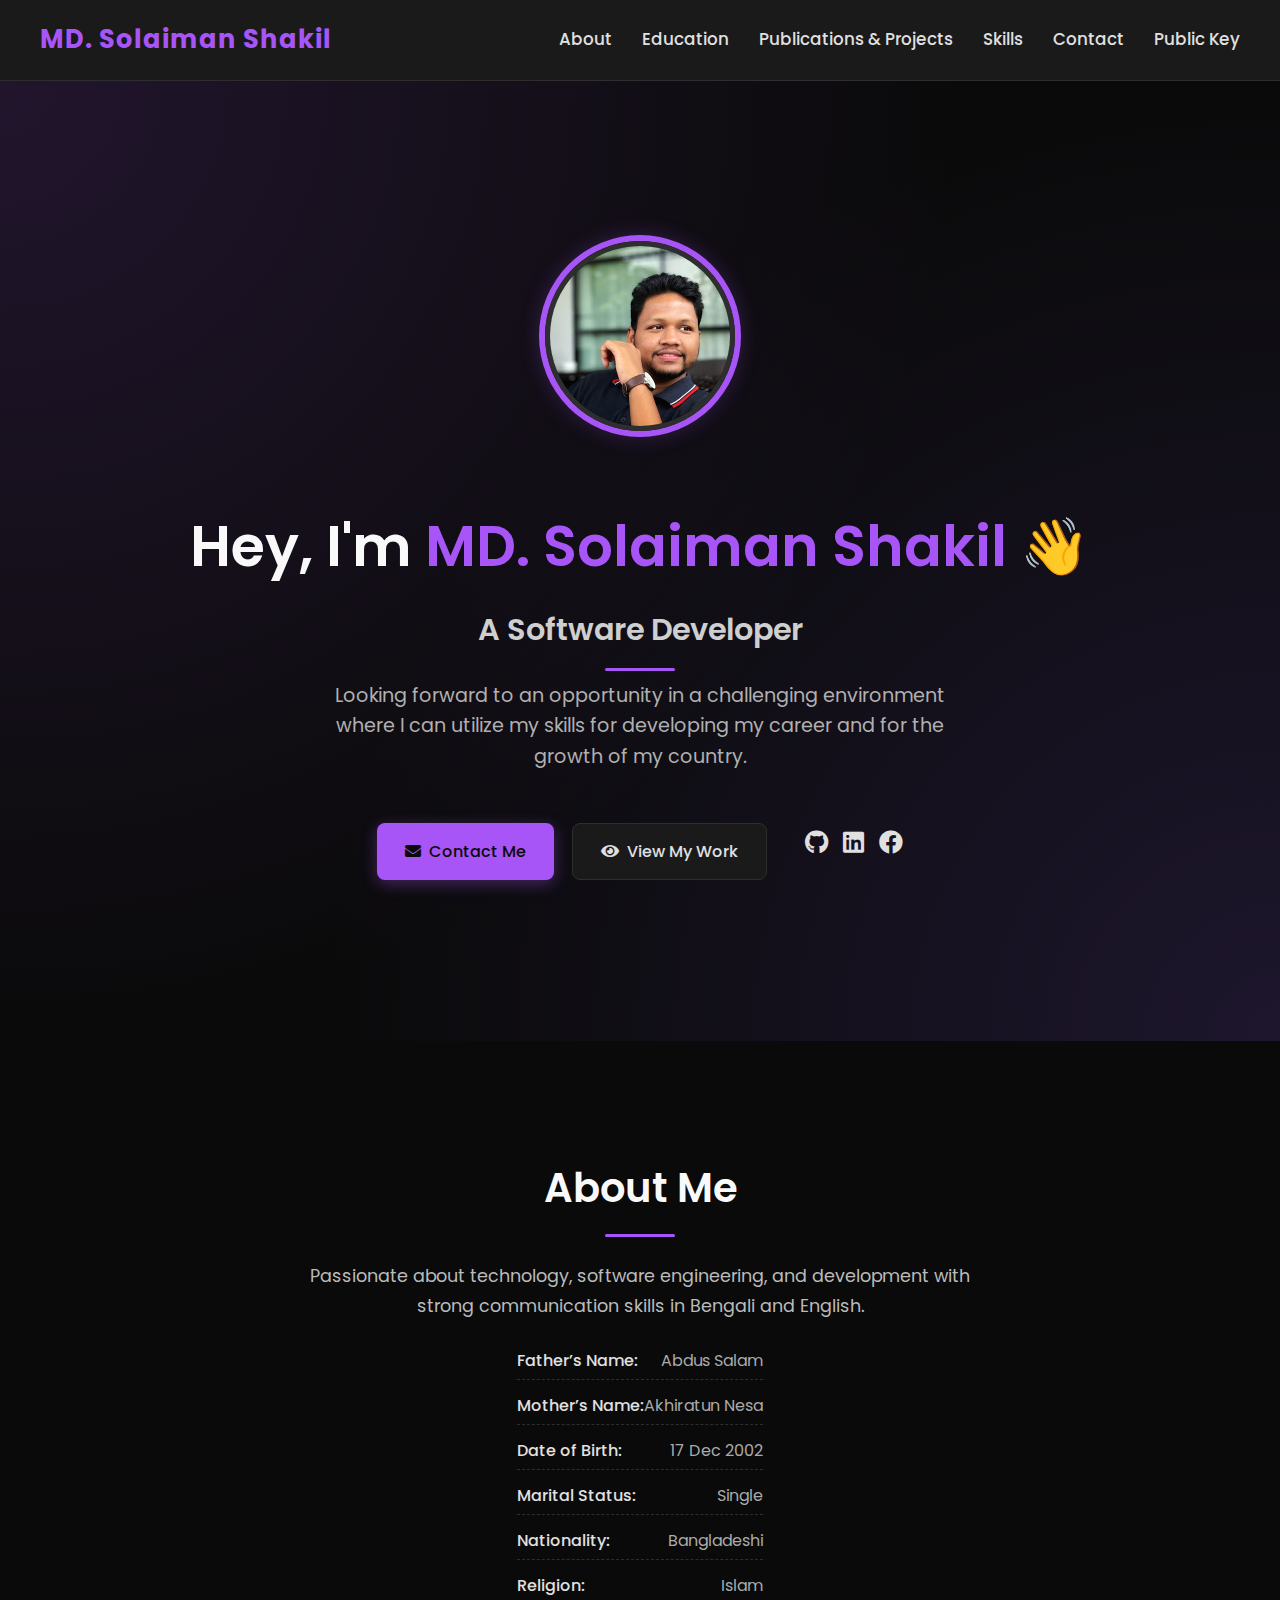
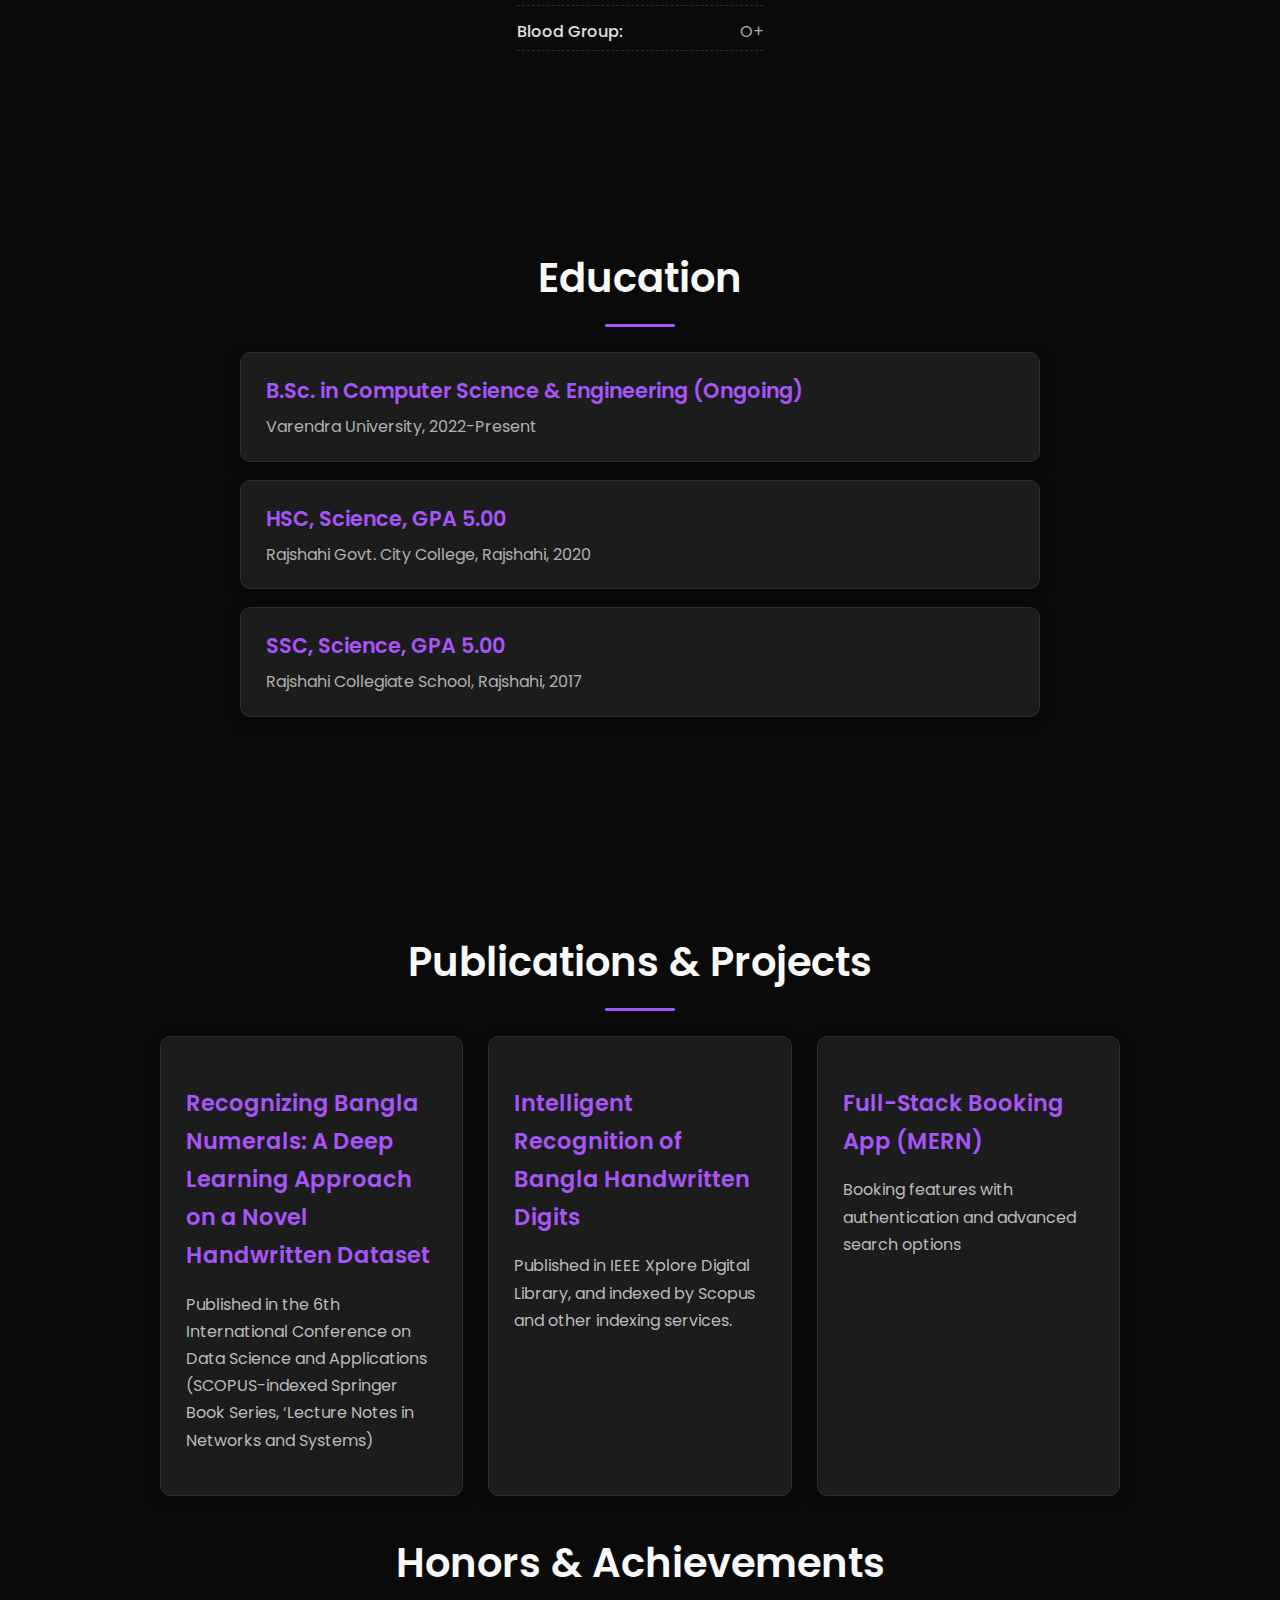
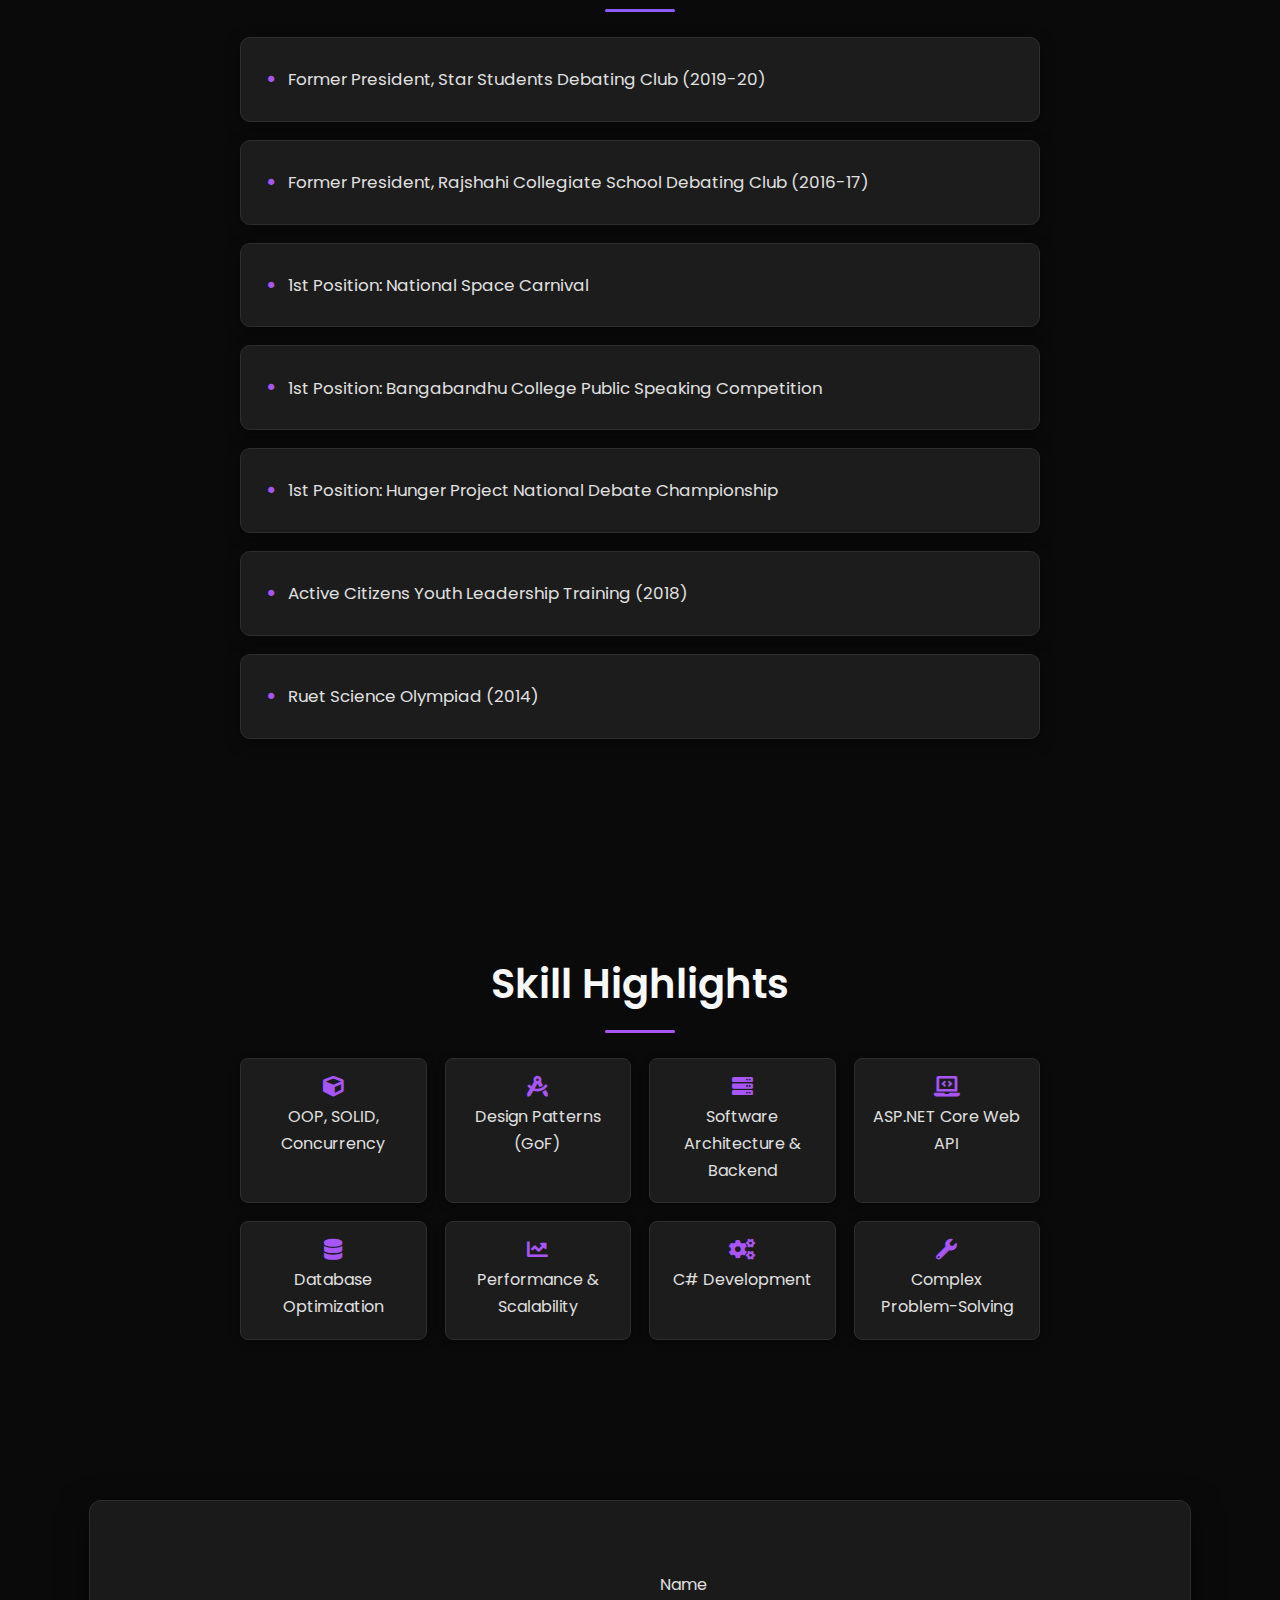
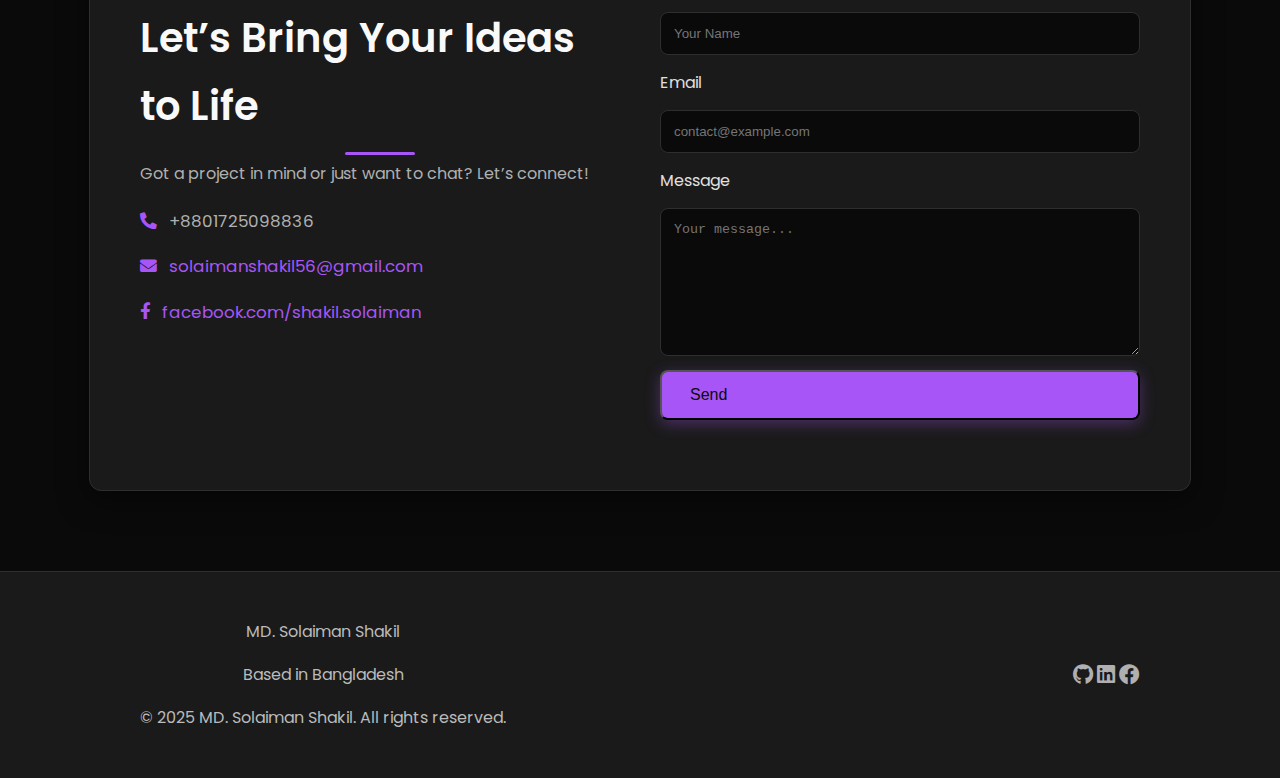
<file: index.html>
<!DOCTYPE html>
<html lang="en">
<head>
  <meta charset="utf-8" />
  <meta name="viewport" content="width=device-width, initial-scale=1.0" />
  <title>MD. Solaiman Shakil - Portfolio</title>

  <!-- Google Fonts -->
  <link href="https://fonts.googleapis.com/css2?family=Poppins:wght@300;400;500;600;700&display=swap" rel="stylesheet">

  <!-- FontAwesome for icons -->
  <link rel="stylesheet" href="https://cdnjs.cloudflare.com/ajax/libs/font-awesome/5.15.4/css/all.min.css">

  <!-- Site CSS -->
  <link rel="stylesheet" href="site.css" />
</head>
<body>

  <!-- Navbar -->
  <nav class="navbar">
    <div class="nav-brand">MD. Solaiman Shakil</div>
    <ul class="nav-links">
      <li><a href="#about">About</a></li>
      <li><a href="#education">Education</a></li>
      <li><a href="#projects">Publications & Projects</a></li>
      <li><a href="#skills">Skills</a></li>
      <li><a href="#contact">Contact</a></li>
      <li><a href="public-key.html">Public Key</a></li>
    </ul>
  </nav>

  <!-- Hero Section -->
  <header class="hero-section">
    <img src="unnamed.jpg" alt="Profile photo of MD. Solaiman Shakil" class="profile-img"/>
    <h1>Hey, I'm <span class="highlight">MD. Solaiman Shakil</span> 👋</h1>
    <h2>A Software Developer</h2>
    <p class="hero-description">
      Looking forward to an opportunity in a challenging environment where I can utilize my skills for developing my career and for the growth of my country.
    </p>
    <div class="hero-actions">
      <a href="#contact" class="btn primary-btn"><i class="fas fa-envelope"></i> Contact Me</a>
      <a href="#projects" class="btn secondary-btn"><i class="fas fa-eye"></i> View My Work</a>
      <div class="social-icons">
        <a href="https://github.com/yourusername" target="_blank" aria-label="GitHub"><i class="fab fa-github"></i></a>
        <a href="https://linkedin.com/in/yourusername" target="_blank" aria-label="LinkedIn"><i class="fab fa-linkedin"></i></a>
        <a href="https://facebook.com/shakil.solaiman" target="_blank" aria-label="Facebook"><i class="fab fa-facebook"></i></a>
      </div>
    </div>
  </header>

  <!-- About Section -->
  <section id="about" class="content-section">
    <h2>About Me</h2>
    <div class="about-content">
      <p>Passionate about technology, software engineering, and development with strong communication skills in Bengali and English.</p>
      <ul class="info-list">
        <li><span>Father’s Name:</span> Abdus Salam</li>
        <li><span>Mother’s Name:</span> Akhiratun Nesa</li>
        <li><span>Date of Birth:</span> 17 Dec 2002</li>
        <li><span>Marital Status:</span> Single</li>
        <li><span>Nationality:</span> Bangladeshi</li>
        <li><span>Religion:</span> Islam</li>
        <li><span>Blood Group:</span> O+</li>
      </ul>
    </div>
  </section>

  <!-- Education Section -->
  <section id="education" class="content-section">
    <h2>Education</h2>
    <ul class="timeline-list">
      <li>
        <div class="timeline-item">
          <h3>B.Sc. in Computer Science & Engineering (Ongoing)</h3>
          <p>Varendra University, 2022-Present</p>
        </div>
      </li>
      <li>
        <div class="timeline-item">
          <h3>HSC, Science, GPA 5.00</h3>
          <p>Rajshahi Govt. City College, Rajshahi, 2020</p>
        </div>
      </li>
      <li>
        <div class="timeline-item">
          <h3>SSC, Science, GPA 5.00</h3>
          <p>Rajshahi Collegiate School, Rajshahi, 2017</p>
        </div>
      </li>
    </ul>
  </section>
<!-- Projects Section -->
  <section id="projects" class="content-section">
    <h2>Publications & Projects</h2>
    <div class="projects-grid">
      <div class="project-card">
        <h3>Recognizing Bangla Numerals: A Deep Learning Approach on a Novel Handwritten Dataset</h3>
        <p>Published in the 6th International Conference on Data Science and Applications (SCOPUS-indexed Springer Book Series, ‘Lecture Notes in Networks and Systems)</p>
      </div>
      <div class="project-card">
        <h3>Intelligent Recognition of Bangla Handwritten Digits</h3>
        <p>Published in IEEE Xplore Digital Library, and indexed by Scopus and other indexing services.</p>
      </div>
      <div class="project-card">
        <h3>Full-Stack Booking App (MERN)</h3>
        <p>Booking features with authentication and advanced search options</p>
      </div>
    
    </div>

    <h2 class="sub-heading">Honors & Achievements</h2>
    <ul class="achievements-list">
      <li>Former President, Star Students Debating Club (2019-20)</li>
      <li>Former President, Rajshahi Collegiate School Debating Club (2016-17)</li>
      <li>1st Position: National Space Carnival</li>
      <li>1st Position: Bangabandhu College Public Speaking Competition</li>
      <li>1st Position: Hunger Project National Debate Championship</li>
      <li>Active Citizens Youth Leadership Training (2018)</li>
      <li>Ruet Science Olympiad (2014)</li>
    </ul>
  </section>

  
  <!-- Skills Section -->
  <section id="skills" class="content-section">
    <h2>Skill Highlights</h2>
    <div class="skills-grid">
      <div class="skill-item"><i class="fas fa-cube"></i> OOP, SOLID, Concurrency</div>
      <div class="skill-item"><i class="fas fa-drafting-compass"></i> Design Patterns (GoF)</div>
      <div class="skill-item"><i class="fas fa-server"></i> Software Architecture & Backend</div>
      <div class="skill-item"><i class="fas fa-laptop-code"></i> ASP.NET Core Web API</div>
      <div class="skill-item"><i class="fas fa-database"></i> Database Optimization</div>
      <div class="skill-item"><i class="fas fa-chart-line"></i> Performance & Scalability</div>
      <div class="skill-item"><i class="fas fa-cogs"></i> C# Development</div>
      <div class="skill-item"><i class="fas fa-wrench"></i> Complex Problem-Solving</div>
    </div>
  </section>

  <!-- Contact Section -->
  <section id="contact" class="contact-section">
    <div class="contact-left">
      <h2>Let’s Bring Your Ideas to Life</h2>
      <p>Got a project in mind or just want to chat? Let’s connect!</p>
      <div class="contact-info">
        <p><i class="fas fa-phone-alt"></i> +8801725098836</p>
        <p><i class="fas fa-envelope"></i> <a href="mailto:solaimanshakil56@gmail.com">solaimanshakil56@gmail.com</a></p>
        <p><i class="fab fa-facebook-f"></i> <a href="https://facebook.com/shakil.solaiman">facebook.com/shakil.solaiman</a></p>
      </div>
    </div>
    <div class="contact-right">
      <form>
        <label for="name">Name</label>
        <input type="text" id="name" placeholder="Your Name" required>

        <label for="email">Email</label>
        <input type="email" id="email" placeholder="contact@example.com" required>

        <label for="message">Message</label>
        <textarea id="message" rows="5" placeholder="Your message..."></textarea>

        <button type="submit" class="btn primary-btn">Send</button>
      </form>
    </div>
  </section>

  <!-- Footer -->
  <footer class="main-footer">
    <div class="footer-content">
      <div class="footer-left">
        <p>MD. Solaiman Shakil</p>
        <p>Based in Bangladesh</p>
        <p>&copy; 2025 MD. Solaiman Shakil. All rights reserved.</p>
      </div>
      <div class="footer-right">
        <a href="https://github.com/yourusername" target="_blank"><i class="fab fa-github"></i></a>
        <a href="https://linkedin.com/in/yourusername" target="_blank"><i class="fab fa-linkedin"></i></a>
        <a href="https://facebook.com/shakil.solaiman" target="_blank"><i class="fab fa-facebook"></i></a>
      </div>
    </div>
  </footer>

</body>
</html>
</file>
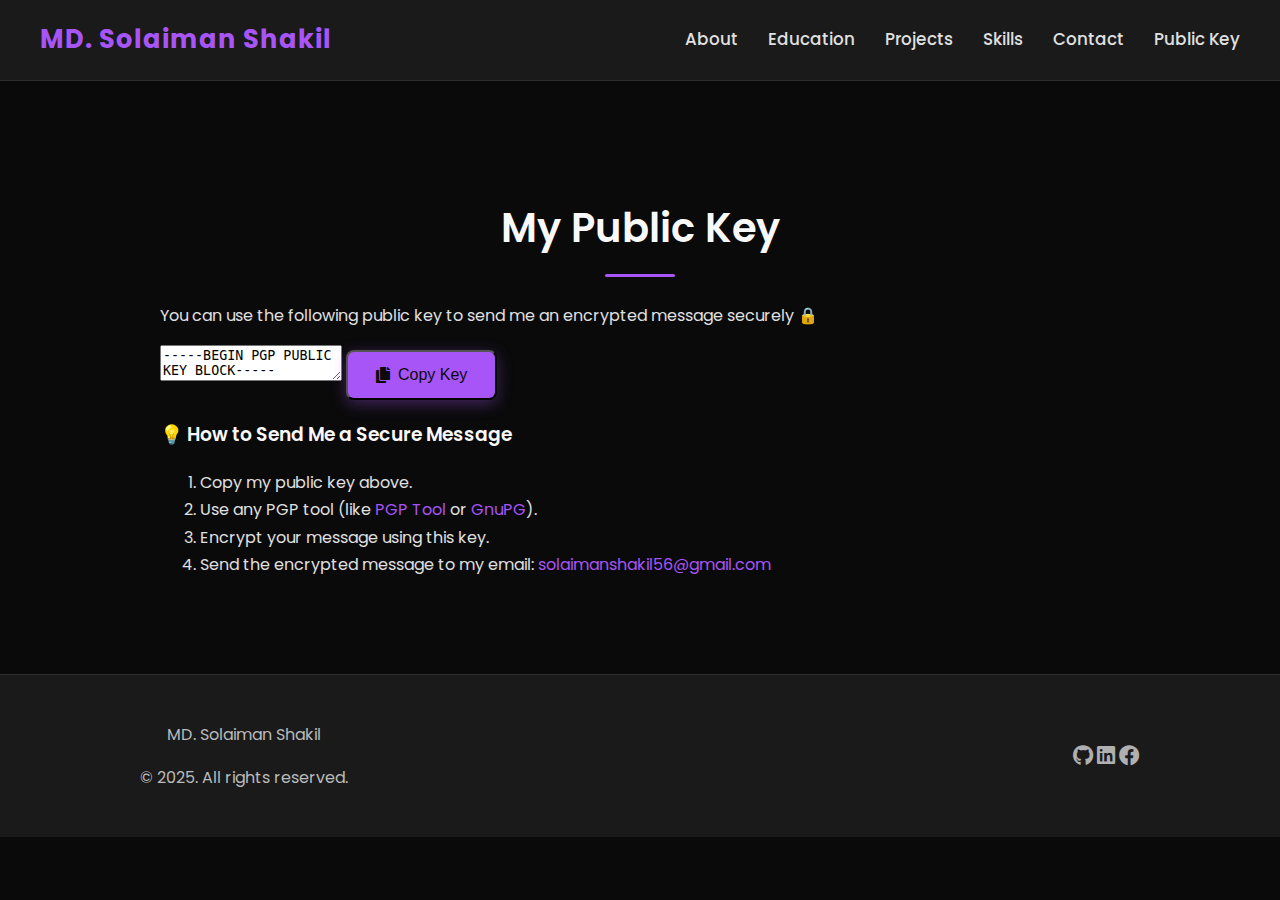
<file: public-key.html>
<!DOCTYPE html>
<html lang="en">
<head>
  <meta charset="utf-8" />
  <meta name="viewport" content="width=device-width, initial-scale=1.0" />
  <title>Public Key - MD. Solaiman Shakil</title>

  <!-- Google Fonts -->
  <link href="https://fonts.googleapis.com/css2?family=Poppins:wght@300;400;500;600;700&display=swap" rel="stylesheet">

  <!-- FontAwesome -->
  <link rel="stylesheet" href="https://cdnjs.cloudflare.com/ajax/libs/font-awesome/5.15.4/css/all.min.css">

  <!-- CSS -->
  <link rel="stylesheet" href="site.css" />
</head>
<body>

  <!-- Navbar -->
  <nav class="navbar">
    <div class="nav-brand">MD. Solaiman Shakil</div>
    <ul class="nav-links">
      <li><a href="index.html#about">About</a></li>
      <li><a href="index.html#education">Education</a></li>
      <li><a href="index.html#projects">Projects</a></li>
      <li><a href="index.html#skills">Skills</a></li>
      <li><a href="index.html#contact">Contact</a></li>
      <li><a href="publickey.html" class="active-link">Public Key</a></li>
    </ul>
  </nav>

  <!-- Public Key Section -->
  <section class="content-section" id="public-key">
    <h2>My Public Key</h2>
    <div class="publickey-box">
      <p>You can use the following public key to send me an encrypted message securely 🔒</p>

      <textarea id="publicKeyBox" readonly>
-----BEGIN PGP PUBLIC KEY BLOCK----- 

MIIBCgKCAQEAm+Rjsf8yqZYo3djHZTnkpIWTO4VzBmEoFfdxyPTLeQIb+huCYkuw
p5MAERcyzRIs7K9IHUzo0VmTLe/6EqD6rN+PE8hBMbNOI8AhACalfytyqqWgKDgQ
Eh9R5TV7hRNRCiwIA5CkTMICT2qqA9dqyZ9stwaOdPrsIDkboRbcKEKWQf+8QhNi
BT+L+K9SBYkbfMfAcYsJ6qel9LT/eVjv1PFy31SLW0c8A3du28dmfLgIfgFpUKkk
zptmJS5D/nhUgcV1TKjl0MZss3eZu8evA1S0XJQ2UxQnQvB/G7vTDYDPgr7zykMD
mrBdR7XJwXsMlf0gID+rpp/phNsQqoFq0wIDAQAB

-----END PGP PUBLIC KEY BLOCK-----
      </textarea>

      <button class="btn primary-btn" id="copyKeyBtn"><i class="fas fa-copy"></i> Copy Key</button>
    </div>

    <div class="encryption-info">
      <h3>💡 How to Send Me a Secure Message</h3>
      <ol>
        <li>Copy my public key above.</li>
        <li>Use any PGP tool (like <a href="https://pgptool.github.io/" target="_blank">PGP Tool</a> or <a href="https://www.gnupg.org/" target="_blank">GnuPG</a>).</li>
        <li>Encrypt your message using this key.</li>
        <li>Send the encrypted message to my email: <a href="mailto:solaimanshakil56@gmail.com">solaimanshakil56@gmail.com</a></li>
      </ol>
    </div>
  </section>

  <!-- Footer -->
  <footer class="main-footer">
    <div class="footer-content">
      <div class="footer-left">
        <p>MD. Solaiman Shakil</p>
        <p>&copy; 2025. All rights reserved.</p>
      </div>
      <div class="footer-right">
        <a href="https://github.com/yourusername" target="_blank"><i class="fab fa-github"></i></a>
        <a href="https://linkedin.com/in/yourusername" target="_blank"><i class="fab fa-linkedin"></i></a>
        <a href="https://facebook.com/shakil.solaiman" target="_blank"><i class="fab fa-facebook"></i></a>
      </div>
    </div>
  </footer>

  <!-- Script for copy -->
  <script>
    document.getElementById("copyKeyBtn").addEventListener("click", function() {
      const keyBox = document.getElementById("publicKeyBox");
      keyBox.select();
      keyBox.setSelectionRange(0, 99999);
      document.execCommand("copy");
      this.innerHTML = '<i class="fas fa-check"></i> Copied!';
      setTimeout(() => { this.innerHTML = '<i class="fas fa-copy"></i> Copy Key'; }, 2000);
    });
  </script>

</body>
</html>
</file>
<file: site.css>
/* =====================
   THEME COLORS & VARIABLES
   ===================== */
:root {
    --primary-bg: #0A0A0A;
    --secondary-bg: #1A1A1A;
    --card-bg: #1C1C1C;
    --text-color: #E0E0E0;
    --heading-color: #F9F9F9;
    --highlight-color: #A855F7; /* Purple */
    --accent-color: #8B5CF6; /* Indigo/Purple variant */
    --border-color: #2E2E2E;
    --shadow-color: rgba(0, 0, 0, 0.4);
    --hover-shadow: rgba(0, 0, 0, 0.65);
}

/* =====================
   GENERAL STYLING
   ===================== */
body {
    font-family: 'Poppins', sans-serif;
    margin: 0;
    padding: 0;
    line-height: 1.7;
    background-color: var(--primary-bg);
    color: var(--text-color);
    scroll-behavior: smooth;
    -webkit-font-smoothing: antialiased;
}

a {
    color: var(--highlight-color);
    text-decoration: none;
    transition: color 0.3s ease;
}
a:hover {
    color: var(--accent-color);
    text-decoration: underline;
}

h1, h2, h3 {
    color: var(--heading-color);
    font-weight: 600;
}

.content-section {
    max-width: 960px;
    margin: 0 auto;
    padding: 80px 20px;
}

/* =====================
   HEADINGS
   ===================== */
h2 {
    font-size: 2.5em;
    margin-bottom: 40px;
    text-align: center;
    position: relative;
}
h2::after {
    content: '';
    position: absolute;
    left: 50%;
    transform: translateX(-50%);
    bottom: -15px;
    width: 70px;
    height: 3px;
    background-color: var(--highlight-color);
    border-radius: 50px;
}
.sub-heading::after {
    background-color: var(--accent-color);
}

.highlight {
    color: var(--highlight-color);
}

/* =====================
   BUTTONS
   ===================== */
.btn {
    display: inline-flex;
    align-items: center;
    padding: 14px 28px;
    font-size: 1em;
    font-weight: 500;
    border-radius: 8px;
    cursor: pointer;
    transition: all 0.3s ease;
    text-decoration: none;
}
.btn i { margin-right: 8px; }

.primary-btn {
    background-color: var(--highlight-color);
    color: var(--primary-bg);
    box-shadow: 0 4px 15px rgba(168, 85, 247, 0.35);
}
.primary-btn:hover {
    background: linear-gradient(135deg, var(--highlight-color), var(--accent-color));
    box-shadow: 0 6px 20px rgba(139, 92, 246, 0.45);
    transform: translateY(-3px) scale(1.03);
}

.secondary-btn {
    background-color: var(--secondary-bg);
    color: var(--text-color);
    border: 1px solid var(--border-color);
}
.secondary-btn:hover {
    border-color: var(--highlight-color);
    color: var(--highlight-color);
    transform: translateY(-2px);
}

/* =====================
   NAVBAR (Responsive without hamburger)
   ===================== */
.navbar {
  display: flex;
  justify-content: space-between;
  align-items: center;
  padding: 18px 40px;
  background-color: var(--secondary-bg);
  border-bottom: 1px solid var(--border-color);
  position: sticky;
  top: 0;
  z-index: 1000;
  flex-wrap: wrap;
}

.nav-brand {
  font-size: 1.6em;
  font-weight: 700;
  color: var(--highlight-color);
  letter-spacing: 1px;
}

.nav-links {
  list-style: none;
  display: flex;
  gap: 30px;
  margin: 0;
  padding: 0;
}

.nav-links a {
  color: var(--text-color);
  font-weight: 500;
  font-size: 1.05em;
  position: relative;
}

.nav-links a::after {
  content: '';
  position: absolute;
  left: 0;
  bottom: -5px;
  width: 0;
  height: 2px;
  background-color: var(--highlight-color);
  transition: width 0.3s ease;
}

.nav-links a:hover::after {
  width: 100%;
}

/* Responsive navbar */
@media (max-width: 768px) {
  .navbar {
    flex-direction: column;
    align-items: center;
    gap: 10px;
    padding: 15px 20px;
  }

  .nav-links {
    flex-wrap: wrap;
    justify-content: center;
    gap: 15px;
  }

  .nav-links a {
    font-size: 1em;
  }
}

/* =====================
   HERO SECTION
   ===================== */
.hero-section {
    background: 
        radial-gradient(circle at top left, rgba(168, 85, 247, 0.15), transparent 60%),
        radial-gradient(circle at bottom right, rgba(139, 92, 246, 0.15), transparent 60%),
        var(--primary-bg);
    text-align: center;
    padding: 120px 20px;
    min-height: 80vh;
    display: flex;
    flex-direction: column;
    justify-content: center;
    align-items: center;
    position: relative;
}
.hero-section::before {
    content: '';
    position: absolute;
    inset: 0;
    background: url('data:image/svg+xml;utf8,<svg xmlns="http://www.w3.org/2000/svg" width="100" height="100"><rect width="100" height="100" fill="none" stroke="%23333" stroke-width="0.2"/></svg>');
    opacity: 0.05;
}
.hero-section > * { position: relative; z-index: 2; }

.profile-img {
    width: 180px; height: 180px;
    border-radius: 50%;
    object-fit: cover;
    border: 5px solid var(--border-color);
    box-shadow: 0 0 0 6px var(--highlight-color), 0 0 25px rgba(168, 85, 247, 0.4);
    margin-bottom: 30px;
    transition: transform 0.3s ease, box-shadow 0.3s ease;
}
.profile-img:hover {
    transform: scale(1.07);
    box-shadow: 0 0 0 8px var(--highlight-color), 0 0 35px rgba(168, 85, 247, 0.6);
}
.hero-section h1 {
    font-size: 3.5em;
    margin-bottom: 10px;
}
.hero-section h2 {
    font-size: 1.9em;
    margin: 0 0 25px;
    color: #cfcfcf;
}
.hero-description {
    font-size: 1.2em;
    max-width: 650px;
    margin: 0 auto 50px;
    color: #b0b0b0;
    line-height: 1.6;
}
.hero-actions {
    display: flex;
    flex-wrap: wrap;
    gap: 18px;
    justify-content: center;
}

.social-icons {
    display: flex;
    gap: 15px;
    margin-left: 20px;
}
.social-icons a {
    color: var(--text-color);
    font-size: 1.5em;
    transition: transform .3s, color .3s;
}
.social-icons a:hover {
    color: var(--highlight-color);
    transform: translateY(-4px) scale(1.1);
}

/* =====================
   ABOUT
   ===================== */
.about-content {
    display: flex;
    flex-direction: column;
    gap: 25px;
}
.about-content p {
    text-align: center;
    max-width: 700px;
    margin: 0 auto;
    font-size: 1.1em;
    color: #bbb;
}
.info-list {
    list-style: none;
    max-width: 500px;
    margin: 0 auto;
    padding: 0;
    display: grid;
    gap: 12px;
}
.info-list li {
    display: flex;
    justify-content: space-between;
    border-bottom: 1px dashed var(--border-color);
    padding-bottom: 5px;
    color: #aaa;
}
.info-list li span {
    color: var(--text-color);
    font-weight: 500;
}

/* =====================
   TIMELINE & ACHIEVEMENTS
   ===================== */
.timeline-list, .achievements-list {
    list-style: none;
    max-width: 800px;
    margin: 0 auto;
    padding: 0;
}
.timeline-list li, .achievements-list li {
    background: var(--card-bg);
    border-radius: 10px;
    padding: 20px 25px;
    margin-bottom: 18px;
    border: 1px solid var(--border-color);
    box-shadow: 0 4px 15px var(--shadow-color);
    transition: transform 0.25s ease, box-shadow 0.25s ease;
}
.timeline-list li:hover, .achievements-list li:hover {
    transform: translateY(-5px);
    box-shadow: 0 6px 18px var(--hover-shadow);
}
.timeline-list h3 {
    margin: 0;
    font-size: 1.3em;
    color: var(--highlight-color);
}
.timeline-list p { color: #b0b0b0; margin: 5px 0 0; }

.achievements-list li {
    display: flex;
    align-items: center;
    font-size: 1.05em;
}
.achievements-list li::before {
    content: '•';
    color: var(--highlight-color);
    font-size: 1.5em;
    margin-right: 12px;
}

/* =====================
   PROJECTS
   ===================== */
.projects-grid {
    display: grid;
    grid-template-columns: repeat(auto-fit, minmax(280px, 1fr));
    gap: 25px;
    margin-top: 40px;
}
.project-card {
    background: var(--card-bg);
    padding: 25px;
    border-radius: 10px;
    border: 1px solid var(--border-color);
    box-shadow: 0 4px 15px var(--shadow-color);
    transition: transform .3s ease, box-shadow .3s ease;
}
.project-card:hover {
    transform: translateY(-6px) scale(1.02);
    box-shadow: 0 8px 25px var(--hover-shadow);
}
.project-card h3 {
    font-size: 1.4em;
    color: var(--highlight-color);
    margin-bottom: 10px;
}
.project-card p { color: #bbb; }

/* =====================
   SKILLS
   ===================== */
.skills-grid {
    display: grid;
    grid-template-columns: repeat(auto-fit, minmax(160px, 1fr));
    gap: 18px;
    max-width: 800px;
    margin: 40px auto 0;
}
.skill-item {
    background: var(--card-bg);
    border: 1px solid var(--border-color);
    border-radius: 8px;
    padding: 18px;
    text-align: center;
    transition: all .3s ease;
    box-shadow: 0 2px 8px var(--shadow-color);
}
.skill-item i { display: block; font-size: 1.3em; margin-bottom: 5px; color: var(--highlight-color); }
.skill-item:hover {
    background: var(--border-color);
    transform: translateY(-3px) scale(1.02);
    box-shadow: 0 6px 18px var(--hover-shadow);
}

/* =====================
   CONTACT
   ===================== */
.contact-section {
    display: grid;
    grid-template-columns: 1fr 1fr;
    gap: 40px;
    background: var(--secondary-bg);
    border-radius: 12px;
    padding: 70px 50px;
    max-width: 1000px;
    margin: 80px auto;
    border: 1px solid var(--border-color);
    box-shadow: 0 8px 30px rgba(0, 0, 0, 0.5);
}
.contact-left h2 {
    text-align: left;
    font-size: 2.5em;
    margin-bottom: 20px;
}
.contact-left p { color: #b0b0b0; margin-bottom: 20px; }

.contact-info p {
    display: flex; align-items: center; gap: 12px;
    font-size: 1.05em; margin-bottom: 12px;
}
.contact-info i { color: var(--highlight-color); }

.contact-right form {
    display: flex;
    flex-direction: column;
    gap: 14px;
}
.contact-right input, .contact-right textarea {
    background: var(--primary-bg);
    border: 1px solid var(--border-color);
    border-radius: 8px;
    padding: 13px;
    color: var(--text-color);
    transition: border-color .3s, box-shadow .3s;
}
.contact-right input:focus, .contact-right textarea:focus {
    border-color: var(--highlight-color);
    box-shadow: 0 0 0 3px rgba(168, 85, 247, 0.35);
}
.contact-right textarea { min-height: 120px; resize: vertical; }

/* =====================
   FOOTER
   ===================== */
.main-footer {
    background: var(--secondary-bg);
    padding: 30px 20px;
    border-top: 1px solid var(--border-color);
    text-align: center;
}
.footer-content {
    max-width: 1000px;
    margin: 0 auto;
    display: flex;
    justify-content: space-between;
    align-items: center;
    flex-wrap: wrap;
    gap: 20px;
    color: #bbb;
}
.footer-right a {
    color: #b0b0b0;
    font-size: 1.3em;
    transition: color .3s, transform .3s;
}
.footer-right a:hover {
    color: var(--highlight-color);
    transform: scale(1.1);
}

/* =====================
   RESPONSIVE DESIGN
   ===================== */
@media (max-width: 768px) {
    .hero-section { padding: 80px 20px; }
    .hero-section h1 { font-size: 2.4em; }
    .hero-section h2 { font-size: 1.4em; }
    .contact-section {
        grid-template-columns: 1fr;
        padding: 40px 25px;
    }
    .projects-grid, .skills-grid { grid-template-columns: 1fr; }
    .footer-content { flex-direction: column; }
}
</file>
